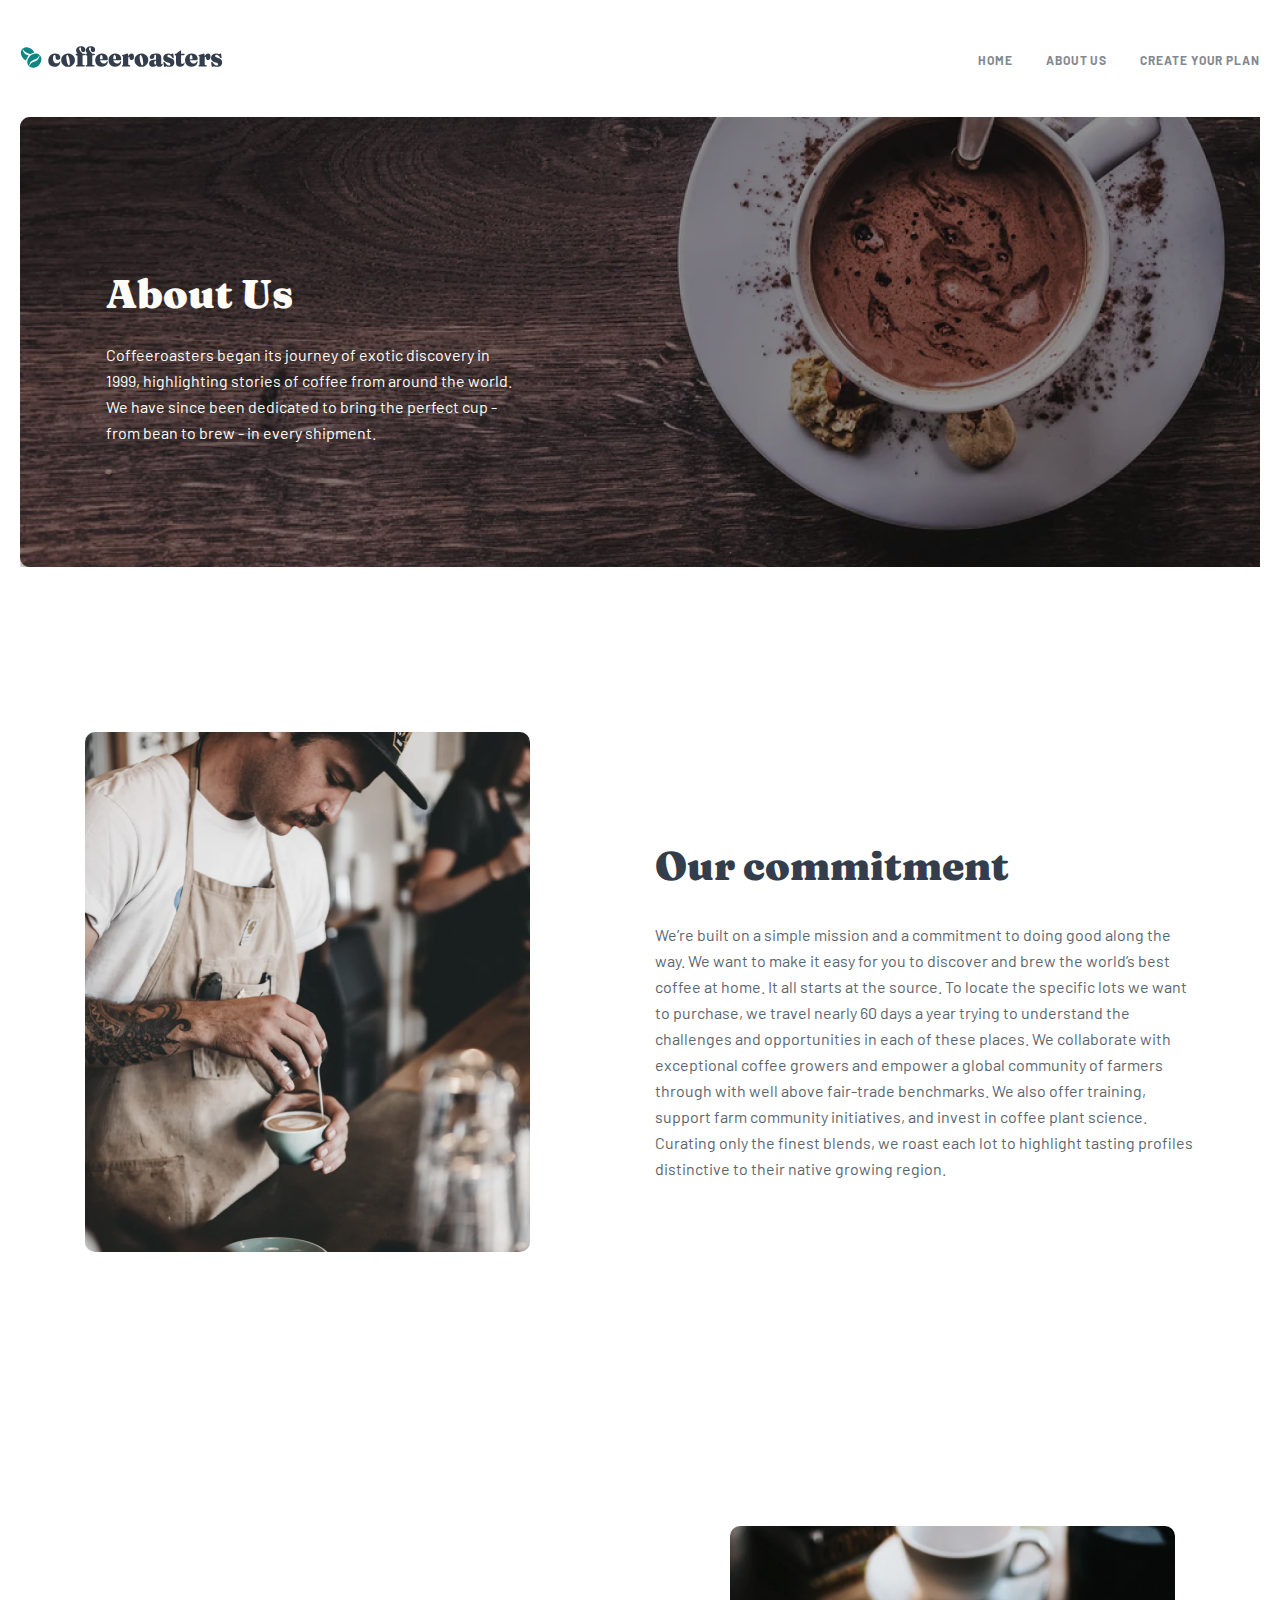
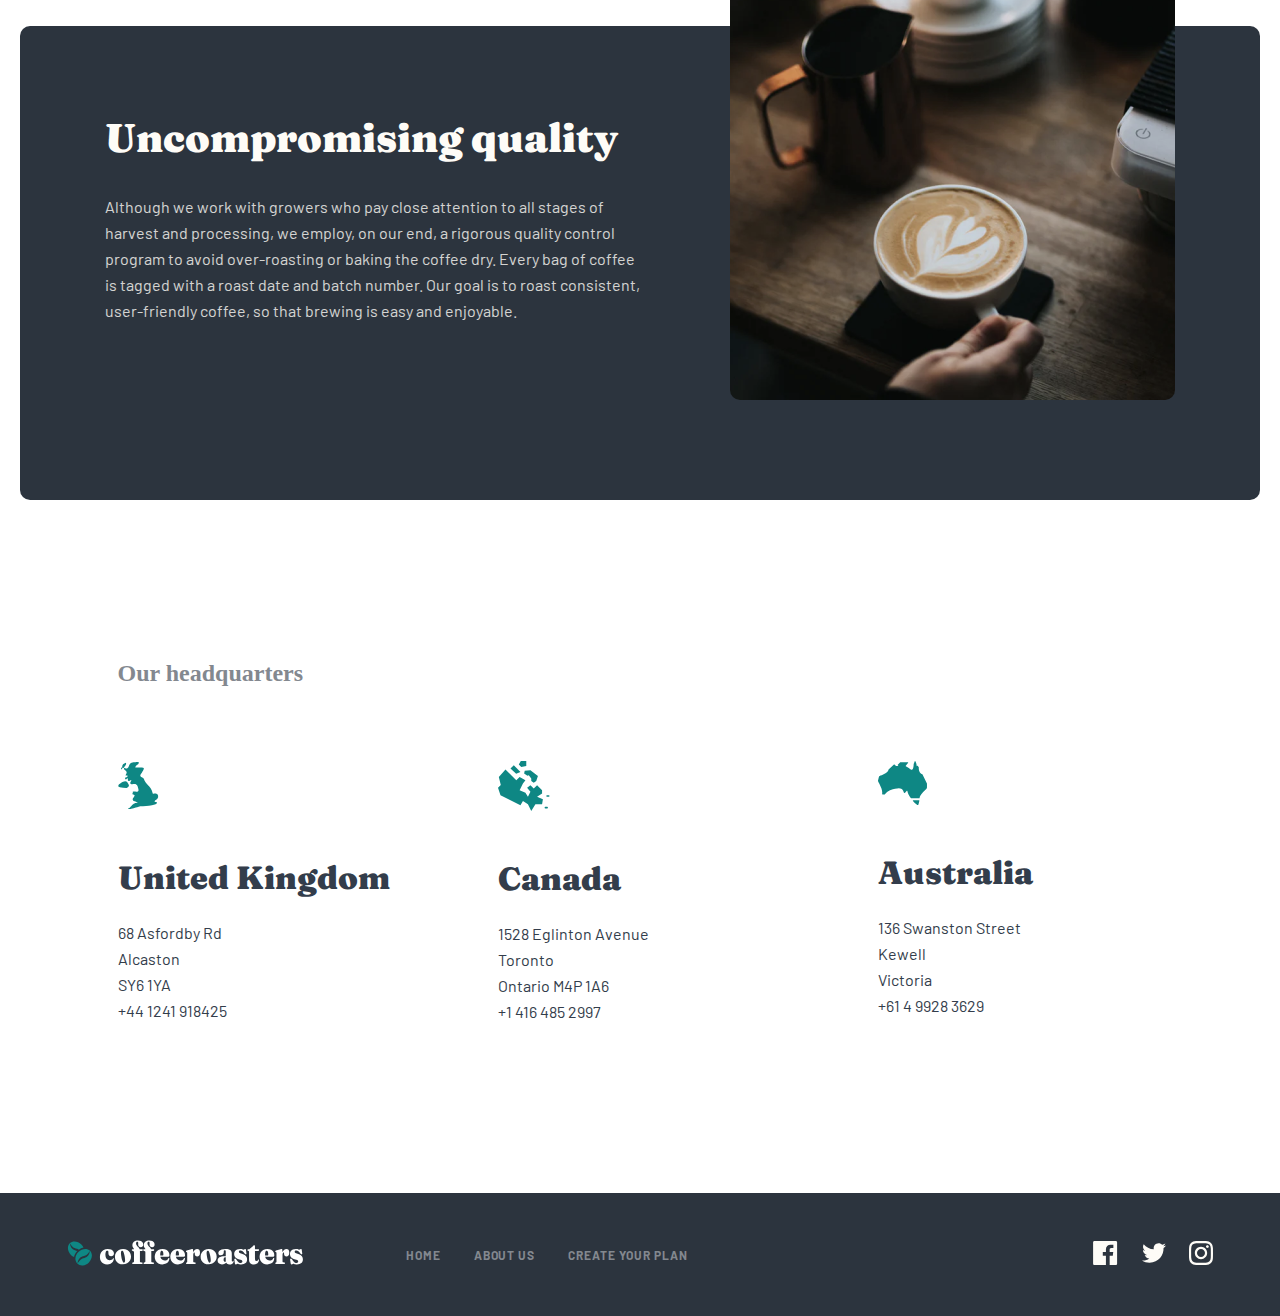
<file: about.html>
<!DOCTYPE html>
<html lang="en">
  <head>
    <meta charset="UTF-8" />
    <meta http-equiv="X-UA-Compatible" content="IE=edge" />
    <meta name="viewport" content="width=device-width, initial-scale=1.0" />
    <title>Coffeeroasters</title>
    <link rel="stylesheet" href="./css/normalize.css" />
    <link rel="stylesheet" href="./css/style.css" />
  </head>
  <body>
    <header class="site-header">
      <div class="container">
        <div class="header-wrapper">
          <a class="logo-link" href="#link">
            <img
              src="./img/coffe.svg"
              alt="sayt logo foto"
              width="203"
              height="24"
            />
          </a>
          <ul class="header-list">
            <li class="header-item">
              <a class="header-link" href="index.html">HOME</a>
            </li>
            <li class="header-item">
              <a class="header-link" href="about.html">ABOUT US</a>
            </li>
            <li class="header-item">
              <a class="header-link" href="./create.html">Create your plan</a>
            </li>
          </ul>
        </div>
      </div>
    </header>
    <main class="site-about-main">
      <section class="about-section">
        <div class="container">
          <div class="hero-about">
            <div class="hero-about-content">
              <h2 class="about-title">About Us</h2>
              <p class="about-text">
                Coffeeroasters began its journey of exotic discovery in 1999,
                highlighting stories of coffee from around the world. We have
                since been dedicated to bring the perfect cup - from bean to
                brew - in every shipment.
              </p>
            </div>
          </div>
        </div>
      </section>
      <section class="our-section">
        <div class="container">
          <div class="about-wrapper">
            <img
              class="man-image"
              src="./img/about-man.png"
              alt="man image"
              width="445px"
              height="520px"
            />
            <div class="about-wrapper-content">
              <h2 class="about-wrapper-title">Our commitment</h2>
              <p class="about-wrapper-text">
                We’re built on a simple mission and a commitment to doing good
                along the way. We want to make it easy for you to discover and
                brew the world’s best coffee at home. It all starts at the
                source. To locate the specific lots we want to purchase, we
                travel nearly 60 days a year trying to understand the challenges
                and opportunities in each of these places. We collaborate with
                exceptional coffee growers and empower a global community of
                farmers through with well above fair-trade benchmarks. We also
                offer training, support farm community initiatives, and invest
                in coffee plant science. Curating only the finest blends, we
                roast each lot to highlight tasting profiles distinctive to
                their native growing region.
              </p>
            </div>
          </div>
        </div>
      </section>
      <section class="quality-section">
        <div class="container">
          <div class="about-quality">
            <div class="content">
              <h2 class="about-quality-title">Uncompromising quality</h2>
              <p class="about-quality-text">
                Although we work with growers who pay close attention to all
                stages of harvest and processing, we employ, on our end, a
                rigorous quality control program to avoid over-roasting or
                baking the coffee dry. Every bag of coffee is tagged with a
                roast date and batch number. Our goal is to roast consistent,
                user-friendly coffee, so that brewing is easy and enjoyable.
              </p>
            </div>
            <img
              class="quality-image"
              src="./img/coffee.png"
              alt="coffee image"
              width="445px"
              height="474px"
            />
          </div>
        </div>
      </section>
      <section class="adress-section">
        <div class="container">
          <div class="adress-center">
            <h2 class="adress-title">Our headquarters</h2>
            <ul class="adress-list">
              <li class="adress-item">
                <img
                  src="./img/United Kingdom.svg"
                  alt="United Kingdom image"
                  width="41"
                  height="49"
                />
                <h3 class="adress-item-title">United Kingdom</h3>
                <p class="adress-item-text">
                  68 Asfordby Rd <br />
                  Alcaston <br />
                  SY6 1YA <br />
                  +44 1241 918425
                </p>
              </li>
              <li class="adress-item">
                <img
                  src="./img/Canada.svg"
                  alt="Canada image"
                  width="52"
                  height="50"
                />
                <h3 class="adress-item-title">Canada</h3>
                <p class="adress-item-text">
                  1528 Eglinton Avenue <br />
                  Toronto <br />
                  Ontario M4P 1A6 <br />
                  +1 416 485 2997
                </p>
              </li>
              <li class="adress-item">
                <img
                  src="./img/Australia.svg"
                  alt="Australia image"
                  width="49"
                  height="44"
                />
                <h3 class="adress-item-title">Australia</h3>
                <p class="adress-item-text">
                  136 Swanston Street <br />
                  Kewell <br />
                  Victoria <br />
                  +61 4 9928 3629
                </p>
              </li>
            </ul>
          </div>
        </div>
      </section>
    </main>
    <footer class="site-footer">
      <div class="container">
        <div class="foot">
          <a class="logo-link" href="#link">
            <img
              src="./img/logo-white.svg"
              alt="logo white"
              width="236"
              height="26"
            />
          </a>
          <ul class="header-list footer-list">
            <li class="header-item">
              <a class="header-link foot-link" href="./index.html">HOME</a>
            </li>
            <li class="header-item">
              <a class="header-link foot-link" href="./about.html">ABOUT US</a>
            </li>
            <li class="header-item">
              <a class="header-link foot-link" href="./create.html">Create your plan</a>
            </li>
          </ul>
          <div class="logo-internet">
            <a class="logo-internet-link" href="#link">
              <svg
                class="foot-logo-img"
                width="25"
                height="24"
                viewBox="0 0 25 24"
                xmlns="http://www.w3.org/2000/svg"
              >
                <path
                  d="M22.7752 0H1.42522C0.69322 0 0.10022 0.593 0.10022 1.325V22.676C0.10022 23.407 0.69322 24 1.42522 24H12.9202V14.706H9.79222V11.084H12.9202V8.413C12.9202 5.313 14.8132 3.625 17.5792 3.625C18.9042 3.625 20.0422 3.724 20.3742 3.768V7.008L18.4562 7.009C16.9522 7.009 16.6612 7.724 16.6612 8.772V11.085H20.2482L19.7812 14.707H16.6612V24H22.7772C23.5072 24 24.1002 23.407 24.1002 22.675V1.325C24.1002 0.593 23.5072 0 22.7752 0Z"
                  fill="#FEFCF7"
                />
              </svg>
            </a>
            <a class="logo-internet-link" href="#link">
              <svg
                class="foot-logo-img"
                width="24"
                height="20"
                viewBox="0 0 24 20"
                xmlns="http://www.w3.org/2000/svg"
              >
                <path
                  d="M24 2.55705C23.117 2.94905 22.168 3.21305 21.172 3.33205C22.189 2.72305 22.97 1.75805 23.337 0.608047C22.386 1.17205 21.332 1.58205 20.21 1.80305C19.313 0.846047 18.032 0.248047 16.616 0.248047C13.437 0.248047 11.101 3.21405 11.819 6.29305C7.728 6.08805 4.1 4.12805 1.671 1.14905C0.381 3.36205 1.002 6.25705 3.194 7.72305C2.388 7.69705 1.628 7.47605 0.965 7.10705C0.911 9.38805 2.546 11.522 4.914 11.997C4.221 12.185 3.462 12.229 2.69 12.081C3.316 14.037 5.134 15.46 7.29 15.5C5.22 17.123 2.612 17.848 0 17.54C2.179 18.937 4.768 19.752 7.548 19.752C16.69 19.752 21.855 12.031 21.543 5.10605C22.505 4.41105 23.34 3.54405 24 2.55705Z"
                  fill="#FEFCF7"
                />
              </svg>
            </a>
            <a class="logo-internet-link" href="#link">
              <svg  class="foot-logo-img"
                width="24"
                height="24"
                viewBox="0 0 24 24"
                xmlns="http://www.w3.org/2000/svg"
              >
                <path
                  fill-rule="evenodd"
                  clip-rule="evenodd"
                  d="M12 0C8.741 0 8.333 0.014 7.053 0.072C2.695 0.272 0.273 2.69 0.073 7.052C0.014 8.333 0 8.741 0 12C0 15.259 0.014 15.668 0.072 16.948C0.272 21.306 2.69 23.728 7.052 23.928C8.333 23.986 8.741 24 12 24C15.259 24 15.668 23.986 16.948 23.928C21.302 23.728 23.73 21.31 23.927 16.948C23.986 15.668 24 15.259 24 12C24 8.741 23.986 8.333 23.928 7.053C23.732 2.699 21.311 0.273 16.949 0.073C15.668 0.014 15.259 0 12 0ZM12 2.163C15.204 2.163 15.584 2.175 16.85 2.233C20.102 2.381 21.621 3.924 21.769 7.152C21.827 8.417 21.838 8.797 21.838 12.001C21.838 15.206 21.826 15.585 21.769 16.85C21.62 20.075 20.105 21.621 16.85 21.769C15.584 21.827 15.206 21.839 12 21.839C8.796 21.839 8.416 21.827 7.151 21.769C3.891 21.62 2.38 20.07 2.232 16.849C2.174 15.584 2.162 15.205 2.162 12C2.162 8.796 2.175 8.417 2.232 7.151C2.381 3.924 3.896 2.38 7.151 2.232C8.417 2.175 8.796 2.163 12 2.163ZM5.838 12C5.838 8.597 8.597 5.838 12 5.838C15.403 5.838 18.162 8.597 18.162 12C18.162 15.404 15.403 18.163 12 18.163C8.597 18.163 5.838 15.403 5.838 12ZM12 16C9.791 16 8 14.21 8 12C8 9.791 9.791 8 12 8C14.209 8 16 9.791 16 12C16 14.21 14.209 16 12 16ZM16.965 5.595C16.965 4.8 17.61 4.155 18.406 4.155C19.201 4.155 19.845 4.8 19.845 5.595C19.845 6.39 19.201 7.035 18.406 7.035C17.61 7.035 16.965 6.39 16.965 5.595Z"
                  fill="#FEFCF7"
                />
              </svg>
            </a>
          </div>
        </div>
      </div>
    </footer>
  </body>
</html>
</file>
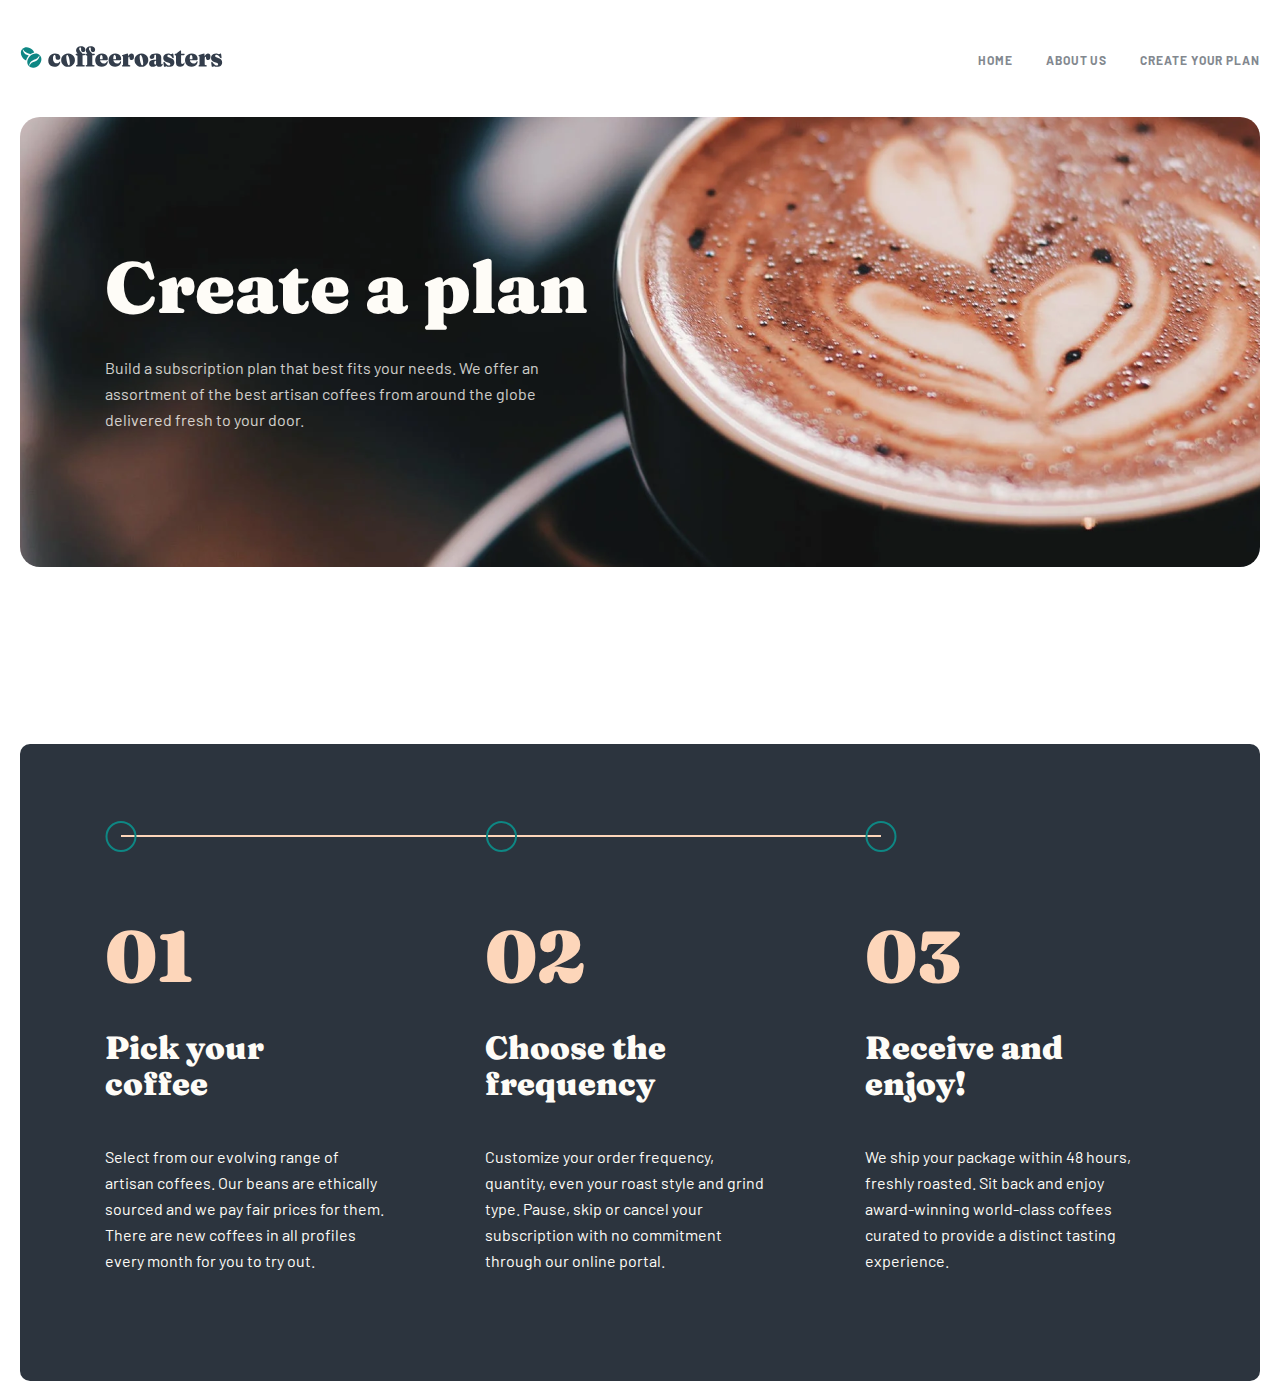
<file: create.html>
<!DOCTYPE html>
<html lang="en">
  <head>
    <meta charset="UTF-8" />
    <meta http-equiv="X-UA-Compatible" content="IE=edge" />
    <meta name="viewport" content="width=device-width, initial-scale=1.0" />
    <title>Document</title>
    <link rel="stylesheet" href="./css/normalize.css" />
    <link rel="stylesheet" href="./css/style.css" />
  </head>
  <body>
    <header class="site-header">
      <div class="container">
        <div class="head">
          <a class="head__logo__link" href="#link">
            <img
              src="./img/coffe.svg"
              alt="sayt logo foto"
              width="203"
              height="24"
            />
          </a>
          <ul class="list">
            <li class="list__item">
              <a class="list__item__link" href="index.html">HOME</a>
            </li>
            <li class="list__item">
              <a class="list__item__link" href="about.html">ABOUT US</a>
            </li>
            <li class="list__item">
              <a class="list__item__link" href="create.html"
                >Create your plan</a
              >
            </li>
          </ul>
        </div>
      </div>
    </header>
    <main class="site-create-main">
      <section class="create__section">
        <div class="container">
          <div class="hero">
            <div class="hero__content">
              <h2 class="hero__title">Create a plan</h2>
              <p class="hero__text">
                Build a subscription plan that best fits your needs. We offer an
                assortment of the best artisan coffees from around the globe
                delivered fresh to your door.
              </p>
            </div>
          </div>
        </div>
      </section>
      <section class="pick-section">
        <div class="container">
          <div class="pick">
            <div class="pick__wrapper">
              <span class="pick__circle"></span>
              <span class="pick__circle"></span>
              <span class="pick__circle"></span>
            </div>
            <ul class="pick__list">
              <li class="pick__item">
                <p class="pick__number">01</p>
                <h2 class="pick__title">Pick your <br> coffee</h2>
                <p class="pick__text">Select from our evolving range of artisan coffees. Our beans are ethically 
                  sourced and we pay fair prices for them. There are new coffees in all profiles 
                  every month for you to try out.</p>
              </li>
              <li class="pick__item">
                <p class="pick__number">02</p>
                <h2 class="pick__title">Choose the frequency</h2>
                <p class="pick__text">Customize your order frequency, quantity, even your roast style and grind type. Pause, skip or cancel your subscription with no commitment through our online portal.</p>
              </li>
              <li class="pick__item">
                <p class="pick__number">03</p>
                <h2 class="pick__title">Receive and enjoy!</h2>
                <p class="pick__text">We ship your package within 48 hours, freshly roasted. Sit back and enjoy award-winning world-class coffees curated to provide a distinct tasting experience.</p>
              </li>
            </ul>
          </div>
        </div>
      </section>
    </main>
  </body>
</html>
</file>
<file: css/style.css>
@font-face {
  font-family: "Fraunces";
  font-style: normal;
  font-weight: 900;
  src: local(""), url("../fonts/fraunces-v24-latin-900.woff2") format("woff2"),
    url("../fonts/fraunces-v24-latin-900.woff") format("woff");
}
@font-face {
  font-family: "Barlow";
  font-style: normal;
  font-weight: 400;
  src: local(""), url("../fonts/barlow-v12-latin-regular.woff2") format("woff2"),
    url("../fonts/barlow-v12-latin-regular.woff") format("woff");
}
@font-face {
  font-family: "Barlow";
  font-style: normal;
  font-weight: 500;
  src: local(""), url("../fonts/barlow-v12-latin-500.woff2") format("woff2"),
    url("../fonts/barlow-v12-latin-500.woff") format("woff");
}
@font-face {
  font-family: "Barlow";
  font-style: normal;
  font-weight: 700;
  src: local(""), url("../fonts/barlow-v12-latin-700.woff2") format("woff2"),
    url("../fonts/barlow-v12-latin-700.woff") format("woff");
}
/* barlow-800 - latin */
@font-face {
  font-family: "Barlow";
  font-style: normal;
  font-weight: 800;
  src: local(""), url("../fonts/barlow-v12-latin-800.woff2") format("woff2"),
    url("../fonts/barlow-v12-latin-800.woff") format("woff");
}
* {
  box-sizing: border-box;
  margin: 0;
  padding: 0;
}
body {
  font-family: "Fraunces", serif;
  font-family: "Barlow", sans-serif;
  font-style: normal;
}
ul {
  list-style: none;
}
a {
  text-decoration: none;
}
.container {
  max-width: 1320px;
  width: 100%;
  margin-left: auto;
  margin-right: auto;
  padding: 0 20px;
}
/* site-header */
.site-header {
  padding: 45px 0;
}

.header-wrapper {
  display: flex;
  align-items: center;
  justify-content: space-between;
}
.header-list {
  display: flex;
}
.header-item + .header-item {
  margin-left: 33px;
}

.header-link {
  font-family: "Barlow" sans-serif;
  font-weight: 700;
  font-size: 12px;
  line-height: 15px;
  letter-spacing: 0.923077px;
  text-transform: uppercase;
  color: #83888f;
}
.header-link:hover {
  color: #333d4b;
}
/* hero-section */
.hero-section {
  padding-bottom: 136px;
}
.hero-wrapper {
  border-radius: 20px;
  padding: 117px 0 116px 87px;
  background-image: url("../img/home-bg.png");
  background-repeat: no-repeat;
}

.hero-title-wrap {
  width: 493px;
  margin-bottom: 32px;
}
.hero-title {
  font-family: "Fraunces", serif;
  font-style: normal;
  font-weight: 900;
  font-size: 72px;
  line-height: 72px;
  color: #fefcf7;
}
.hero-text-wrap {
  width: 444px;
  margin-bottom: 56px;
}
.hero-text {
  font-weight: 400;
  font-size: 16px;
  line-height: 26px;
  color: #fefcf7;
  mix-blend-mode: normal;
  opacity: 0.8;
}
.hero-link {
  padding: 15px 31px;
  background: #0e8784;
  border-radius: 6px;
  font-family: "Fraunces", serif;
  font-style: normal;
  font-weight: 900;
  font-size: 18px;
  text-align: center;
  color: #fefcf7;
  display: inline-block;
  transition: 0.4s;
}
.hero-link:hover {
  background-color: #66d2cf;
}

/* collection-section */

.collection-list {
  margin: 0 auto;
  padding-top: 126px;
  width: 1100px;
  display: flex;
  justify-content: space-between;
  background-image: url("../img/our-collection-bg.png");
  background-repeat: no-repeat;
}
.collection-item {
  width: 256px;
  text-align: center;
}
.collection-title {
  font-family: "Fraunces", serif;
  font-style: normal;
  font-weight: 900;
  font-size: 24px;
  line-height: 32px;
  color: #333d4b;
  margin-top: 72px;
}
.collection-text {
  font-weight: 400;
  font-size: 16px;
  line-height: 26px;
  color: #333d4b;
  margin-top: 24px;
}
/* why-section */
.why-section {
  margin: 200px 0;
  padding-bottom: 151px;
}
.why-wrapper {
  position: relative;
  padding-top: 100px;
  background: #2c343e;
  border-radius: 10px;
  padding-bottom: 317px;
}
.wrapper-title {
  font-family: "Fraunces", serif;
  font-weight: 900;
  font-size: 40px;
  line-height: 48px;
  text-align: center;
  color: #fefcf7;
  margin-bottom: 32px;
}
.wrapper-text-box {
  width: 540px;
  text-align: center;
  margin: auto;
}
.wrapper-text {
  font-weight: 400;
  font-size: 16px;
  line-height: 26px;
  text-align: center;
  color: #fefcf7;
  mix-blend-mode: normal;
  opacity: 0.8;
}
.wrapper-list {
  position: absolute;
  bottom: -151px;
  left: 0;
  right: 0;
  margin: auto;
  width: 1100px;
  display: flex;
  justify-content: space-between;
}
.wrapper-item {
  padding: 72px 48px 0 48px;
  width: 350px;
  background: #0e8784;
  border-radius: 8px;
  text-align: center;
}
.wrapper-item:nth-child(3) {
  padding-top: 83px;
}
.wrapper-item-title {
  margin-top: 56px;
  margin-bottom: 32px;
  font-family: "Fraunces", serif;
  font-style: normal;
  font-weight: 900;
  font-size: 24px;
  line-height: 32px;
  text-align: center;
  color: #fefcf7;
}
.wrapper-item-text {
  font-weight: 400;
  font-size: 16px;
  line-height: 26px;
  text-align: center;
  color: #fefcf7;
  margin-bottom: 48px;
}
/* work-section */
.work-section {
  margin-bottom: 200px;
}
.work-title {
  font-family: "Fraunces", serif;
  font-weight: 900;
  font-size: 24px;
  line-height: 32px;
  color: #83888f;
  margin-bottom: 95px;
}
.line {
  width: 760px;
  height: 2px;
  background-color: #fdd6ba;
  display: flex;
  align-items: center;
  justify-content: space-between;
}
.circle {
  display: block;
  width: 31px;
  height: 31px;
  background: #fefcf7;
  border: 2px solid #0e8784;
  border-radius: 50%;
}

.work-list {
  width: 1045px;
  display: flex;
  justify-content: space-between;
  margin-top: 82px;
  margin-bottom: 64px;
}
.work-item {
  width: 285px;
}
.work-number {
  font-family: "Fraunces", serif;
  font-weight: 900;
  font-size: 72px;
  line-height: 72px;
  color: #fdd6ba;
  margin-bottom: 32px;
}
.work-item-title {
  font-family: "Fraunces", serif;
  font-weight: 900;
  font-size: 32px;
  line-height: 36px;
  color: #333d4b;
  margin-bottom: 42px;
}
.work-text {
  font-weight: 400;
  font-size: 16px;
  line-height: 26px;
  color: #333d4b;
}
/* site-footer */
.site-footer {
  padding: 47px;
  background-color: #2c343e;
}
.foot {
  display: flex;
  align-items: center;
}
.foot-link:hover {
  color: #fefcf7;
}

.footer-list {
  margin-left: 103px;
}
.logo-internet {
  width: 120px;
  margin-left: auto;
  display: flex;
  align-items: center;
  justify-content: space-between;
}
.foot-logo-img:hover path {
  fill: #fdd6ba;
}

/* About us page */

/* about-section */
.hero-about {
  background-image: url("../img/about-bg.png");
  background-repeat: no-repeat;
}
.hero-about-content {
  padding: 153px 0 121px 86px;
  width: 506px;
}
.about-title {
  font-family: "Fraunces", serif;
  font-weight: 900;
  font-size: 40px;
  line-height: 48px;
  color: #fefcf7;
}
.about-text {
  font-family: "Barlow";
  font-weight: 400;
  font-size: 16px;
  line-height: 26px;
  color: #fefcf7;
  margin-top: 24px;
}
/* our-section */
.our-section {
  margin-top: 165px;
}
.about-wrapper {
  width: 1110px;
  display: flex;
  justify-content: space-between;
  margin: 0 auto;
}
.man-image {
  border-radius: 10px;
}
.about-wrapper-content {
  width: 540px;
}
.about-wrapper-title {
  font-family: "Fraunces", serif;
  font-weight: 900;
  font-size: 40px;
  line-height: 48px;
  color: #333d4b;
  margin-top: 110px;
}
.about-wrapper-text {
  font-weight: 400;
  font-size: 16px;
  line-height: 26px;
  color: #333d4b;
  mix-blend-mode: normal;
  opacity: 0.8;
  margin-top: 32px;
}
/* quality-section */
.quality-section {
  padding-top: 88px;
  margin-top: 286px;
}
.about-quality {
  position: relative;
  background: #2c343e;
  padding: 88px 0 176px 85px;
  border-radius: 10px;
}
.content {
  width: 540px;
}
.about-quality-title {
  font-family: "Fraunces", serif;
  font-weight: 900;
  font-size: 40px;
  line-height: 48px;
  color: #fefcf7;
}
.about-quality-text {
  font-weight: 400;
  font-size: 16px;
  line-height: 26px;
  color: #fefcf7;
  mix-blend-mode: normal;
  opacity: 0.8;
  margin-top: 32px;
}
.quality-image {
  position: absolute;
  top: -100px;
  right: 85px;
  border-radius: 10px;
}
/* adress-section */
.adress-section {
  margin-top: 157px;
  margin-bottom: 168px;
}
.adress-center {
  width: 1045px;
  margin: 0 auto;
}
.adress-title {
  font-family: "Fraunces 9pt";
  font-style: normal;
  font-weight: 900;
  font-size: 24px;
  line-height: 32px;
  color: #83888f;
}
.adress-list {
  display: flex;
  justify-content: space-between;
}
.adress-item {
  margin-top: 72px;
  width: 285px;
}
.adress-item-title {
  font-family: "Fraunces", serif;
  font-style: normal;
  font-weight: 900;
  font-size: 32px;
  line-height: 36px;
  color: #333d4b;
  margin-top: 46px;
}
.adress-item-text {
  font-weight: 400;
  font-size: 16px;
  line-height: 26px;
  color: #333d4b;
  margin-top: 24px;
}
/* Create your plan  */

.head {
  display: flex;
  align-items: center;
  justify-content: space-between;
}
.list {
  display: flex;
}
.list__item + .list__item {
  margin-left: 33px;
}
.list__item__link {
  font-family: "Barlow" sans-serif;
  font-weight: 700;
  font-size: 12px;
  line-height: 15px;
  letter-spacing: 0.923077px;
  text-transform: uppercase;
  color: #83888f;
}

.list__item__link:hover {
  color: #333d4b;
}
/* create__section */
.create__section {
  margin-bottom: 177px;
}
.hero {
  border-radius: 20px;
  padding: 134px 0 134px 85px;
  background-image: url("../img/create-bg.png");
  background-repeat: no-repeat;
}
.hero__content {
  width: 485px;
}
.hero__title {
  font-family: "Fraunces", serif;
  font-style: normal;
  font-weight: 900;
  font-size: 72px;
  line-height: 72px;
  color: #fefcf7;
}
.hero__text {
  font-family: "Barlow", sans-serif;
  font-weight: 400;
  font-size: 16px;
  line-height: 26px;
  color: #fefcf7;
  mix-blend-mode: normal;
  opacity: 0.8;
  margin-top: 32px;
}
/* pick-section */

.pick {
  padding: 91px 0 107px 85px;
  background-color: #2c343e;
  border-radius: 10px;
}
.pick__wrapper {
  margin-left: 16px;
  position: relative;
  width: 760px;
  height: 2px;
  background-color: #fdd6ba;
  display: flex;
  justify-content: space-between;
  align-items: center;
}
.pick__circle {
  position: absolute;
  width: 31px;
  height: 31px;
  border-radius: 50%;
  border: 2px solid rgba(14, 135, 132, 1);
}
.pick__circle:nth-child(1) {
  transform: translateX(-50%);
}
.pick__circle:nth-child(2) {
  left: 0;
  right: 0;
  margin: auto;
}
.pick__circle:nth-child(3) {
  right: 0;
  transform: translateX(50%);
}
.pick__list {
  width: 1045px;
  display: flex;
  justify-content: space-between;
  margin-top: 83px;
}
.pick__item {
  width: 285px;
}
.pick__number {
  font-family: "Fraunces", serif;
  font-weight: 900;
  font-size: 72px;
  line-height: 72px;
  color: #fdd6ba;
}
.pick__title {
  font-family: "Fraunces", serif;
  font-weight: 900;
  font-size: 32px;
  line-height: 36px;
  color: #fefcf7;
  margin-top: 38px;
}
.pick__text {
  font-family: "Barlow";
  font-weight: 400;
  font-size: 16px;
  line-height: 26px;
  color: #fefcf7;
  margin-top: 42px;
}
</file>
